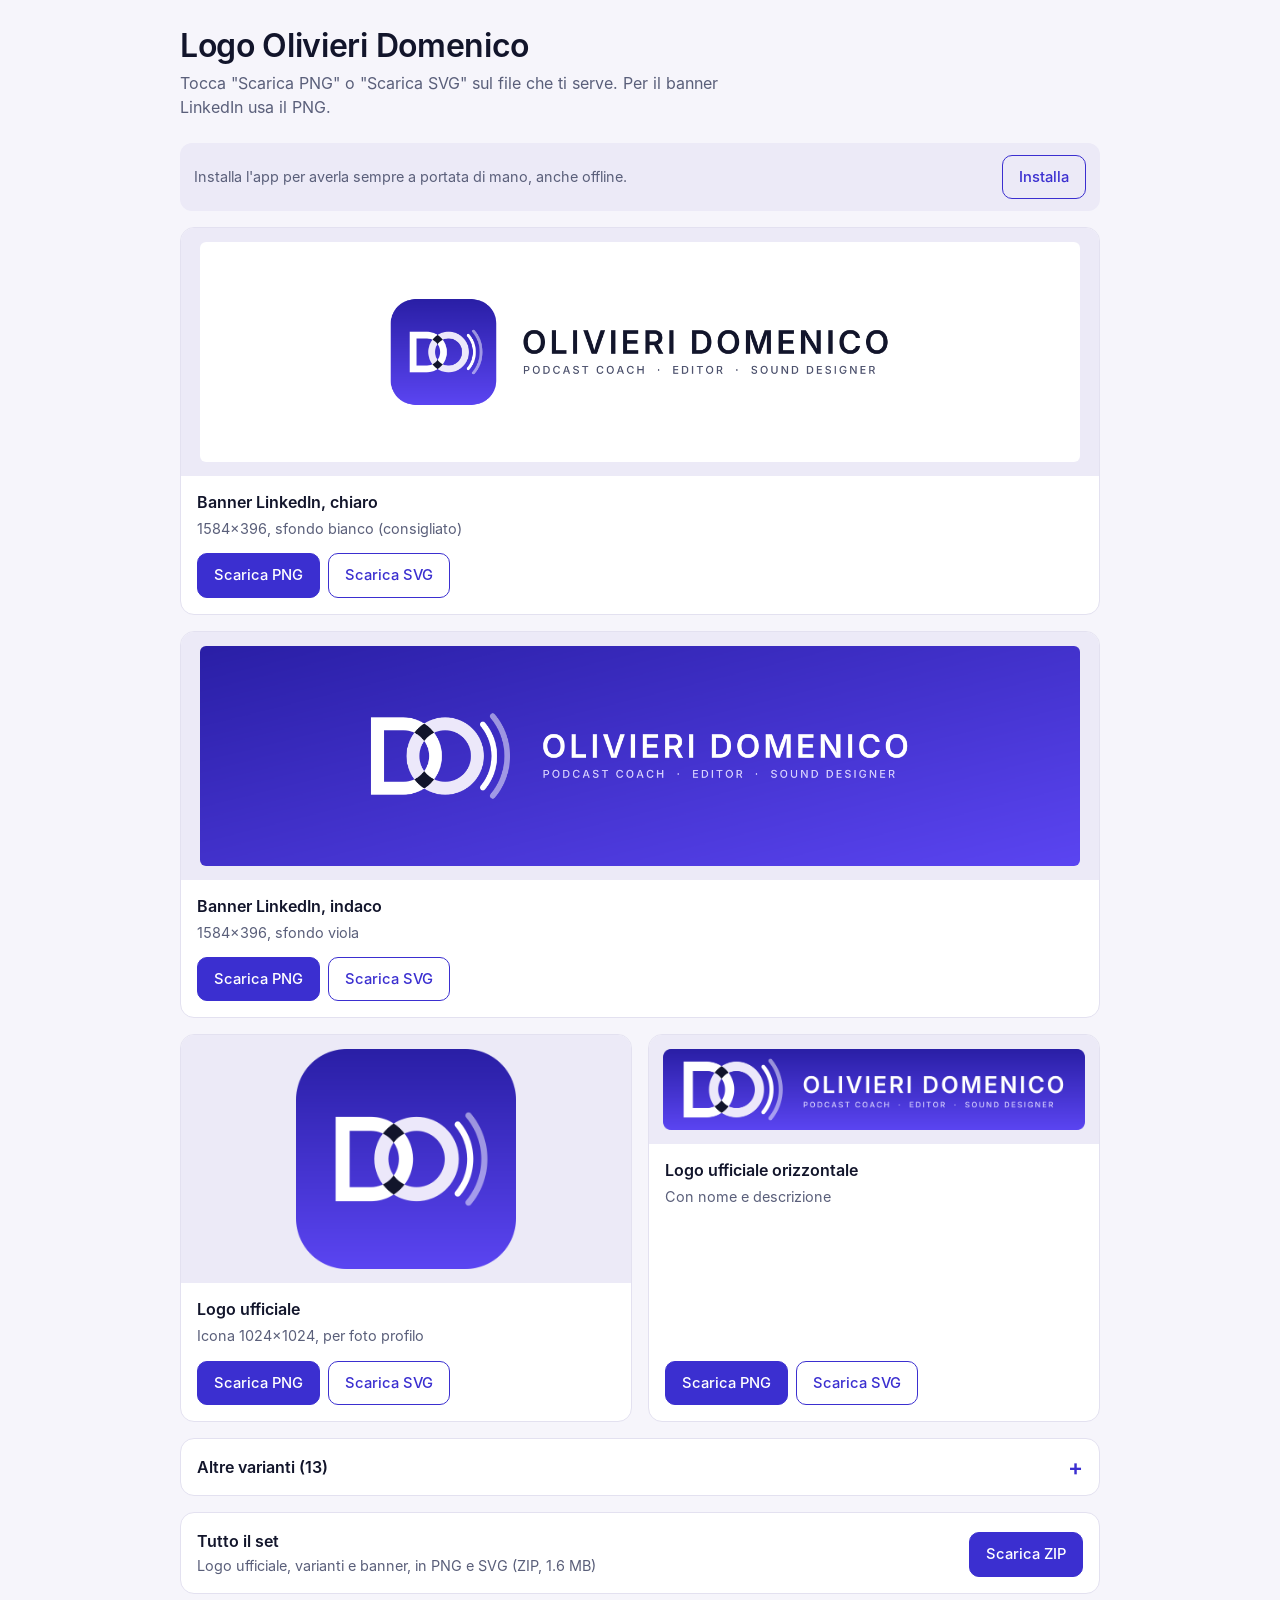
<file: index.html>
<!doctype html>
<html lang="it">
<head>
<meta charset="utf-8">
<meta name="viewport" content="width=device-width,initial-scale=1">
<title>Logo Olivieri Domenico</title>
<meta name="theme-color" content="#2A1FA6">
<meta http-equiv="refresh" content="0; url=docs/">
<link rel="canonical" href="docs/">
<script>location.replace("docs/" + location.hash);</script>
<style>body{font-family:system-ui,sans-serif;background:#F6F5FB;color:#12152B;display:grid;place-items:center;min-height:100vh;margin:0}a{color:#3B2FD0;font-weight:600}</style>
</head>
<body>
<p>Apro l'app dei loghi… <a href="docs/">Se non si apre, tocca qui</a>.</p>
</body>
</html>
</file>
<file: docs/stile.css>
@font-face{font-family:"Inter";font-weight:400;font-style:normal;font-display:swap;src:url(fonts/Inter-Regular.woff2) format("woff2")}
@font-face{font-family:"Inter";font-weight:500;font-style:normal;font-display:swap;src:url(fonts/Inter-Medium.woff2) format("woff2")}
@font-face{font-family:"Inter";font-weight:600;font-style:normal;font-display:swap;src:url(fonts/Inter-SemiBold.woff2) format("woff2")}
:root{--bg:#F6F5FB;--surface:#FFFFFF;--fg:#12152B;--muted:#5A5F7A;--line:#E3E1F0;--accent:#3B2FD0;--accent-fg:#FFFFFF;--thumb:#ECEAF7;--thumb-dark:#14162A;--font:"Inter",system-ui,-apple-system,"Segoe UI",sans-serif;color-scheme:light}
@media (prefers-color-scheme:dark){:root{--bg:#0E1020;--surface:#171A30;--fg:#F1F0FA;--muted:#A5A9C4;--line:#2A2E4D;--accent:#8F7BFF;--accent-fg:#0E1020;--thumb:#222645;color-scheme:dark}}
*{box-sizing:border-box}
html{-webkit-text-size-adjust:100%}
body{margin:0;background:var(--bg);color:var(--fg);font-family:var(--font);font-size:16px;line-height:1.5;padding-left:max(16px,env(safe-area-inset-left,0px));padding-right:max(16px,env(safe-area-inset-right,0px));padding-top:calc(28px + env(safe-area-inset-top,0px));padding-bottom:calc(40px + env(safe-area-inset-bottom,0px))}
main{max-width:920px;margin:0 auto}
h1{font-size:clamp(1.5rem,5vw,2rem);line-height:1.15;margin:0 0 6px;text-wrap:balance;font-weight:600;letter-spacing:-.01em}
.lead{color:var(--muted);margin:0 0 24px;max-width:60ch}
.grid{display:grid;grid-template-columns:repeat(2,minmax(0,1fr));gap:16px}
.card{background:var(--surface);border:1px solid var(--line);border-radius:14px;overflow:hidden;display:flex;flex-direction:column;min-width:0}
.card.wide{grid-column:1/-1}
.thumb{background:var(--thumb);padding:14px;display:flex;align-items:center;justify-content:center}
.thumb.scuro{background:var(--thumb-dark)}
.thumb img{display:block;max-width:100%;max-height:220px;height:auto;width:auto;border-radius:6px}
.info{padding:14px 16px 16px;display:flex;flex-direction:column;gap:4px;flex:1}
h2,.info h3{font-size:1rem;margin:0;font-weight:600}
.info p{margin:0 0 10px;color:var(--muted);font-size:.9rem}
.row{display:flex;gap:8px;flex-wrap:wrap;margin-top:auto}
.btn{display:inline-flex;align-items:center;justify-content:center;text-decoration:none;font:inherit;font-weight:500;font-size:.92rem;border:1px solid var(--accent);background:var(--accent);color:var(--accent-fg);border-radius:10px;padding:10px 16px;min-height:44px;cursor:pointer}
.btn.ghost{background:transparent;color:var(--accent)}
.btn:focus-visible{outline:3px solid var(--accent);outline-offset:2px}
.btn:active{transform:translateY(1px)}
.install{margin:0 0 16px;display:flex;gap:10px 16px;align-items:center;justify-content:space-between;flex-wrap:wrap;font-size:.9rem;color:var(--muted);background:var(--thumb);border-radius:12px;padding:12px 14px}
.altre{margin-top:16px;background:var(--surface);border:1px solid var(--line);border-radius:14px;padding:0}
.altre>summary{cursor:pointer;list-style:none;padding:16px;font-weight:600;min-height:44px;display:flex;align-items:center;justify-content:space-between}
.altre>summary::-webkit-details-marker{display:none}
.altre>summary::after{content:"+";font-size:1.4rem;line-height:1;color:var(--accent)}
.altre[open]>summary::after{content:"–"}
.altre>summary:focus-visible{outline:3px solid var(--accent);outline-offset:-3px;border-radius:14px}
.altre-d{margin:0;padding:0 16px 12px;color:var(--muted);font-size:.9rem}
.altre .grid{padding:0 16px 16px}
.all{margin-top:16px;background:var(--surface);border:1px solid var(--line);border-radius:14px;padding:16px;display:flex;gap:12px 20px;align-items:center;justify-content:space-between;flex-wrap:wrap}
.all h2{margin-bottom:2px}.all p{margin:0;color:var(--muted);font-size:.9rem}
#msg{margin-top:16px;min-height:1.5em;font-size:.92rem;color:var(--muted)}
@media (max-width:640px){.grid{grid-template-columns:minmax(0,1fr)}}
@media (prefers-reduced-motion:reduce){*{transition:none!important}}
</file>
